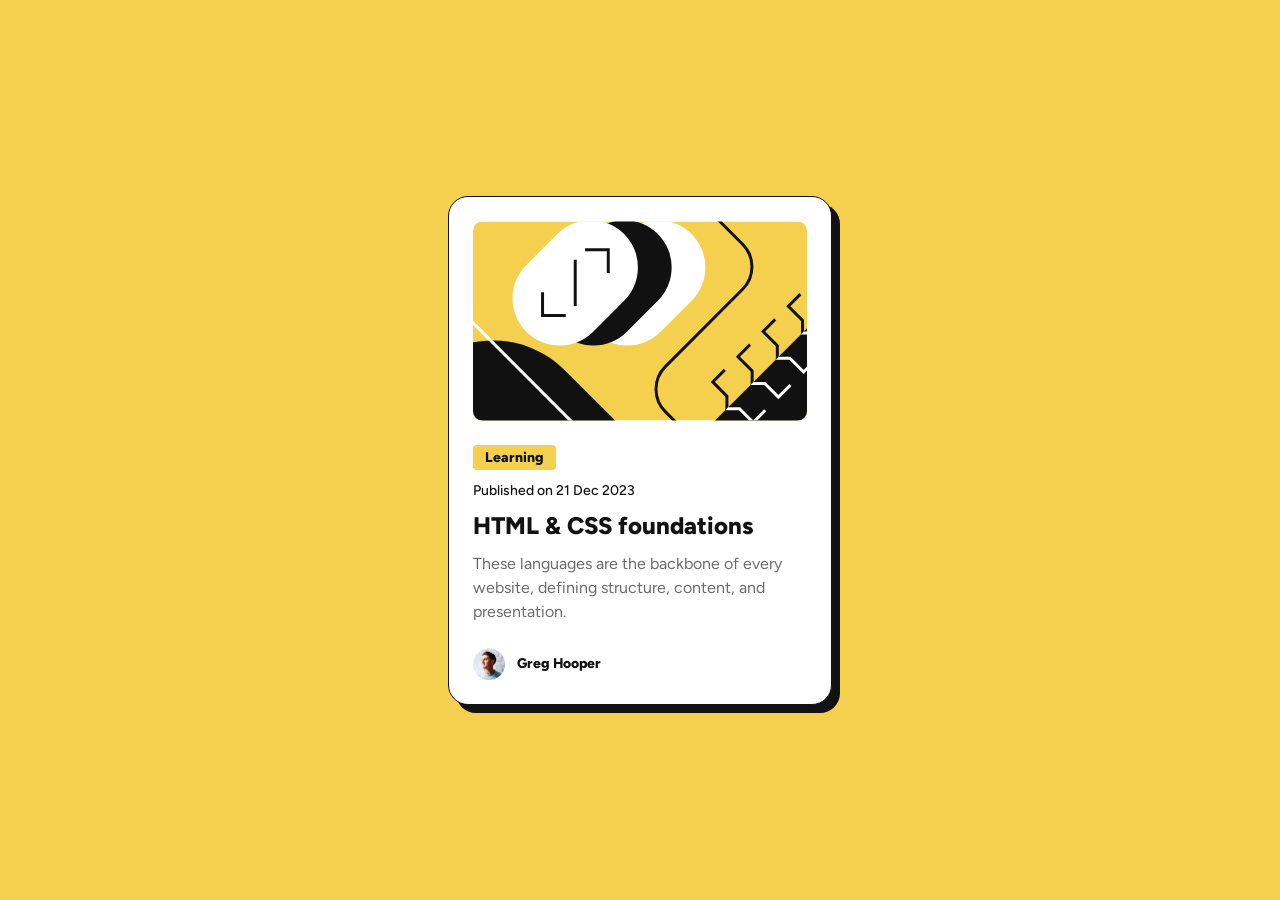
<file: index.html>
<!DOCTYPE html>
<html lang="en">
<head>
    <meta charset="UTF-8">
    <meta name="viewport" content="width=device-width, initial-scale=1.0">
    <title>Frontend Mentor | Blog preview card</title>
    <link rel="stylesheet" href="blog.css">
    <link rel="preconnect" href="https://fonts.googleapis.com">
<link rel="preconnect" href="https://fonts.gstatic.com" crossorigin>
<link href="https://fonts.googleapis.com/css2?family=Figtree:wght@500;800&display=swap" rel="stylesheet">
</head>
<body>
    <main>
        <div class="card">
            <img src="illustration-article.svg" alt="Article illustration">
            <span class="category">Learning</span>
            <p class="date">Published on 21 Dec 2023</p>
            <h1>HTML &amp; CSS foundations</h1>
            <p class="description">These languages are the backbone of every website, defining structure, content, and presentation.</p>
            <div class="author">
            <img src="image-avatar.webp" alt="Greg Hooper">
            <p>Greg Hooper</p>
            </div>
        </div>
    </main>
    
</body>
</html>
</file>
<file: blog.css>
:root {
    --yellow: hsl(47, 88%, 63%);
    --white: hsl(0, 0%, 100%);
    --gray-500: hsl(0, 0%, 42%);
    --gray-950: hsl(0, 0%, 7%);
}

*, *::before, *::after {
    box-sizing: border-box;
}

body {
    margin: 0;
    min-height: 100vh;
    display: grid;
    place-items: center;
    padding: 24px;
    background-color: var(--yellow);
    font-family: "Figtree", sans-serif;
    color: var(--gray-950);
}

img {
    max-width: 100%;
    display: block;
}

.card {
    max-width: 384px;
    padding: 24px;
    background-color: var(--white);
    border: 1px solid var(--gray-950);
    border-radius: 20px;
    box-shadow: 8px 8px 0 var(--gray-950);
}

.card > img {
    width: 100%;
    height: 200px;
    object-fit: cover;
    border-radius: 10px;
    margin-bottom: 24px;
}

.category {
    display: inline-block;
    padding: 4px 12px;
    border-radius: 4px;
    background-color: var(--yellow);
    font-size: 14px;
    font-weight: 800;
}

.date {
    margin: 12px 0;
    font-size: 14px;
    font-weight: 500;
}

.card h1 {
    margin: 0 0 12px;
    font-size: 24px;
    font-weight: 800;
    cursor: pointer;
}

.card h1:hover {
    color: var(--yellow);
}

.description {
    margin: 0 0 24px;
    color: var(--gray-500);
    font-size: 16px;
    line-height: 1.5;
}

.author {
    display: flex;
    align-items: center;
    gap: 12px;
}

.author img {
    width: 32px;
    height: 32px;
}

.author p {
    margin: 0;
    font-size: 14px;
    font-weight: 800;
}
@media (max-width: 600px) {
    .card h1 {
        font-size: 20px;
    }

    .description {
        font-size: 14px;
    }

    .category,
    .date {
        font-size: 12px;
    }
}
</file>
